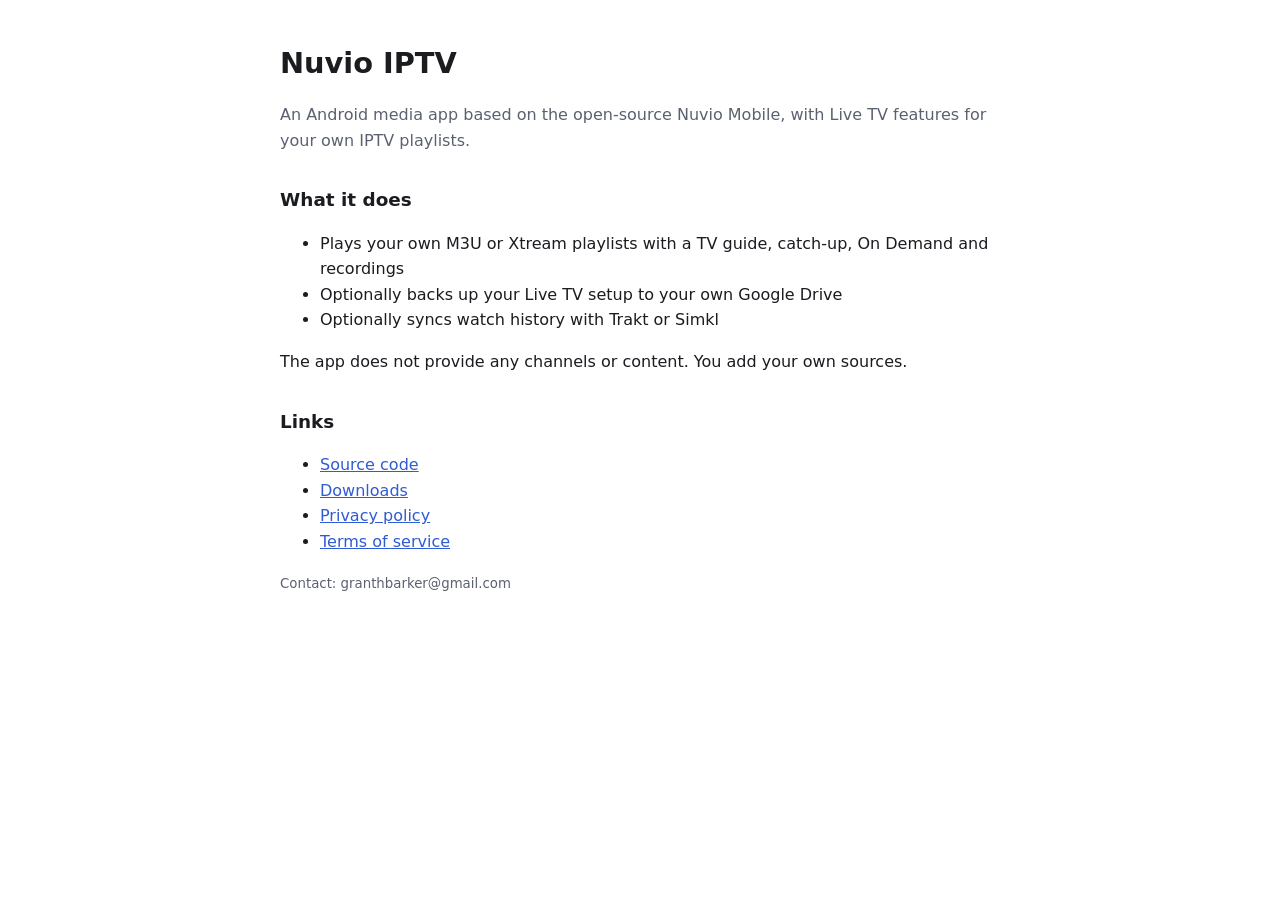
<file: index.html>
<!doctype html><html lang="en"><head><meta charset="utf-8"><meta name="viewport" content="width=device-width,initial-scale=1">
<meta name="google-site-verification" content="S4_drZ5NnFcqhcIsj6wDh1sCL9xsD_U0vOhpcU3zRYA" />
<title>Nuvio IPTV</title><link rel="stylesheet" href="style.css"></head><body><main>
<h1>Nuvio IPTV</h1>
<p class="muted">An Android media app based on the open-source Nuvio Mobile, with Live TV features for your own IPTV playlists.</p>
<h2>What it does</h2>
<ul>
<li>Plays your own M3U or Xtream playlists with a TV guide, catch-up, On Demand and recordings</li>
<li>Optionally backs up your Live TV setup to your own Google Drive</li>
<li>Optionally syncs watch history with Trakt or Simkl</li>
</ul>
<p>The app does not provide any channels or content. You add your own sources.</p>
<h2>Links</h2>
<ul>
<li><a href="https://github.com/ghbarker/NuvioMobile-IPTV">Source code</a></li>
<li><a href="https://github.com/ghbarker/NuvioMobile-IPTV/releases">Downloads</a></li>
<li><a href="privacy.html">Privacy policy</a></li>
<li><a href="terms.html">Terms of service</a></li>
</ul>
<p><small>Contact: granthbarker@gmail.com</small></p>
</main></body></html>
</file>
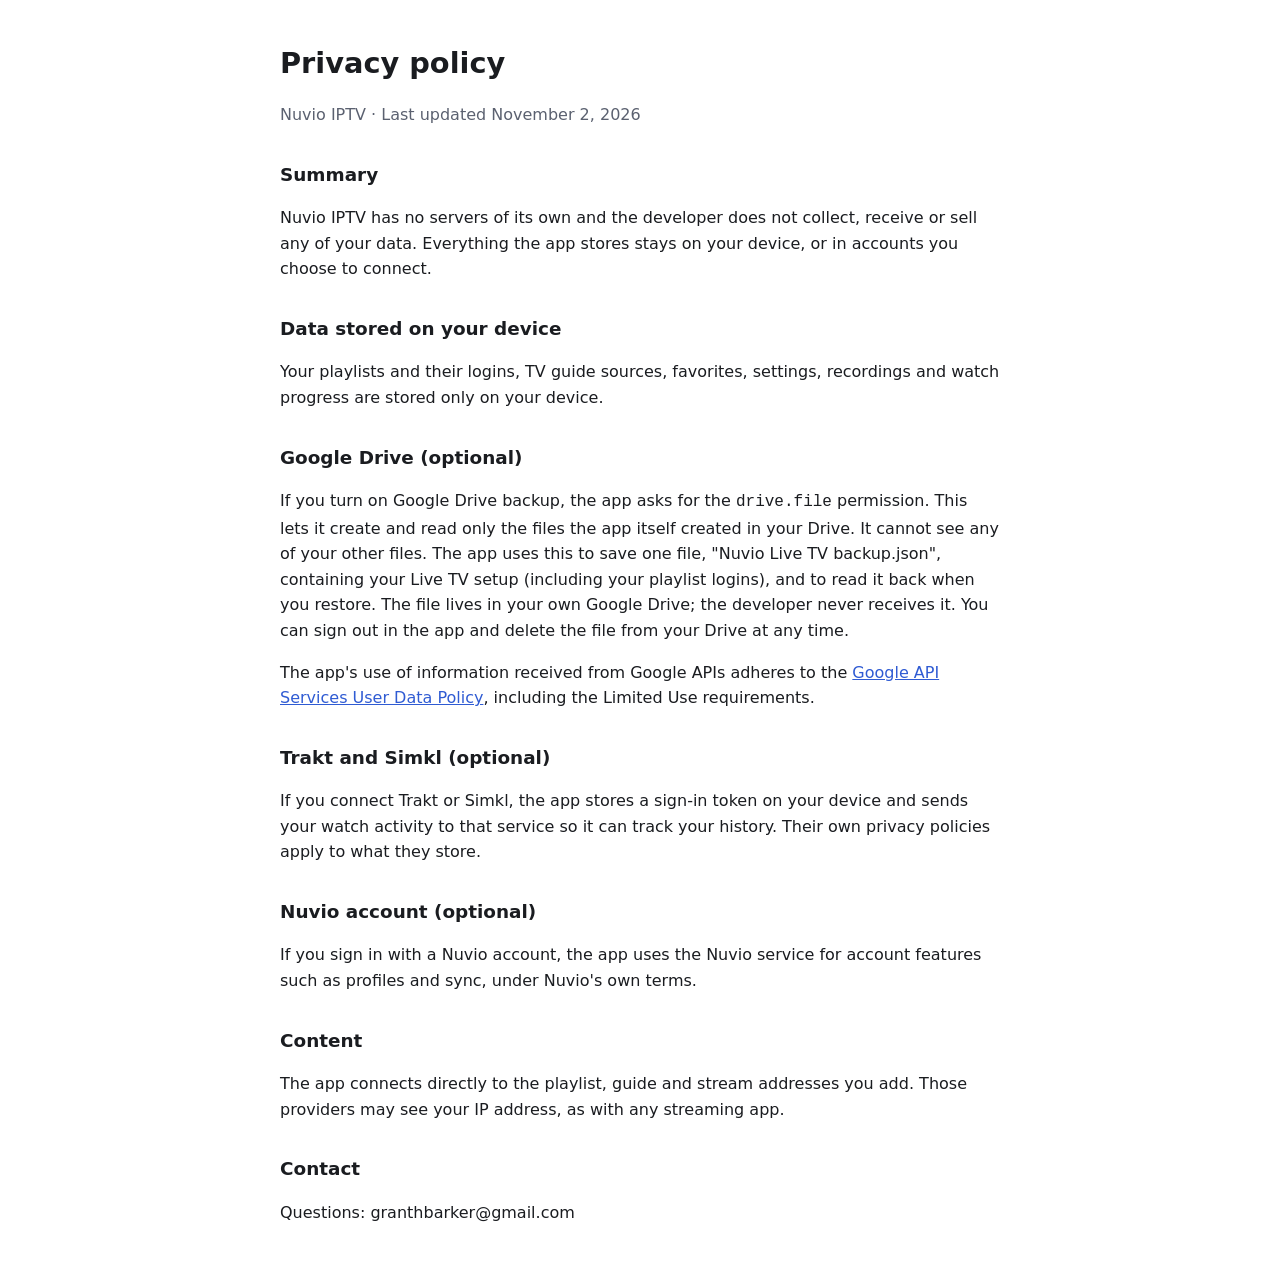
<file: privacy.html>
<!doctype html><html lang="en"><head><meta charset="utf-8"><meta name="viewport" content="width=device-width,initial-scale=1">
<title>Nuvio IPTV — Privacy policy</title><link rel="stylesheet" href="style.css"></head><body><main>
<h1>Privacy policy</h1>
<p class="muted">Nuvio IPTV · Last updated November 2, 2026</p>

<h2>Summary</h2>
<p>Nuvio IPTV has no servers of its own and the developer does not collect, receive or sell any of your data. Everything the app stores stays on your device, or in accounts you choose to connect.</p>

<h2>Data stored on your device</h2>
<p>Your playlists and their logins, TV guide sources, favorites, settings, recordings and watch progress are stored only on your device.</p>

<h2>Google Drive (optional)</h2>
<p>If you turn on Google Drive backup, the app asks for the <code>drive.file</code> permission. This lets it create and read only the files the app itself created in your Drive. It cannot see any of your other files. The app uses this to save one file, "Nuvio Live TV backup.json", containing your Live TV setup (including your playlist logins), and to read it back when you restore. The file lives in your own Google Drive; the developer never receives it. You can sign out in the app and delete the file from your Drive at any time.</p>
<p>The app's use of information received from Google APIs adheres to the <a href="https://developers.google.com/terms/api-services-user-data-policy">Google API Services User Data Policy</a>, including the Limited Use requirements.</p>

<h2>Trakt and Simkl (optional)</h2>
<p>If you connect Trakt or Simkl, the app stores a sign-in token on your device and sends your watch activity to that service so it can track your history. Their own privacy policies apply to what they store.</p>

<h2>Nuvio account (optional)</h2>
<p>If you sign in with a Nuvio account, the app uses the Nuvio service for account features such as profiles and sync, under Nuvio's own terms.</p>

<h2>Content</h2>
<p>The app connects directly to the playlist, guide and stream addresses you add. Those providers may see your IP address, as with any streaming app.</p>

<h2>Contact</h2>
<p>Questions: granthbarker@gmail.com</p>
</main></body></html>
</file>
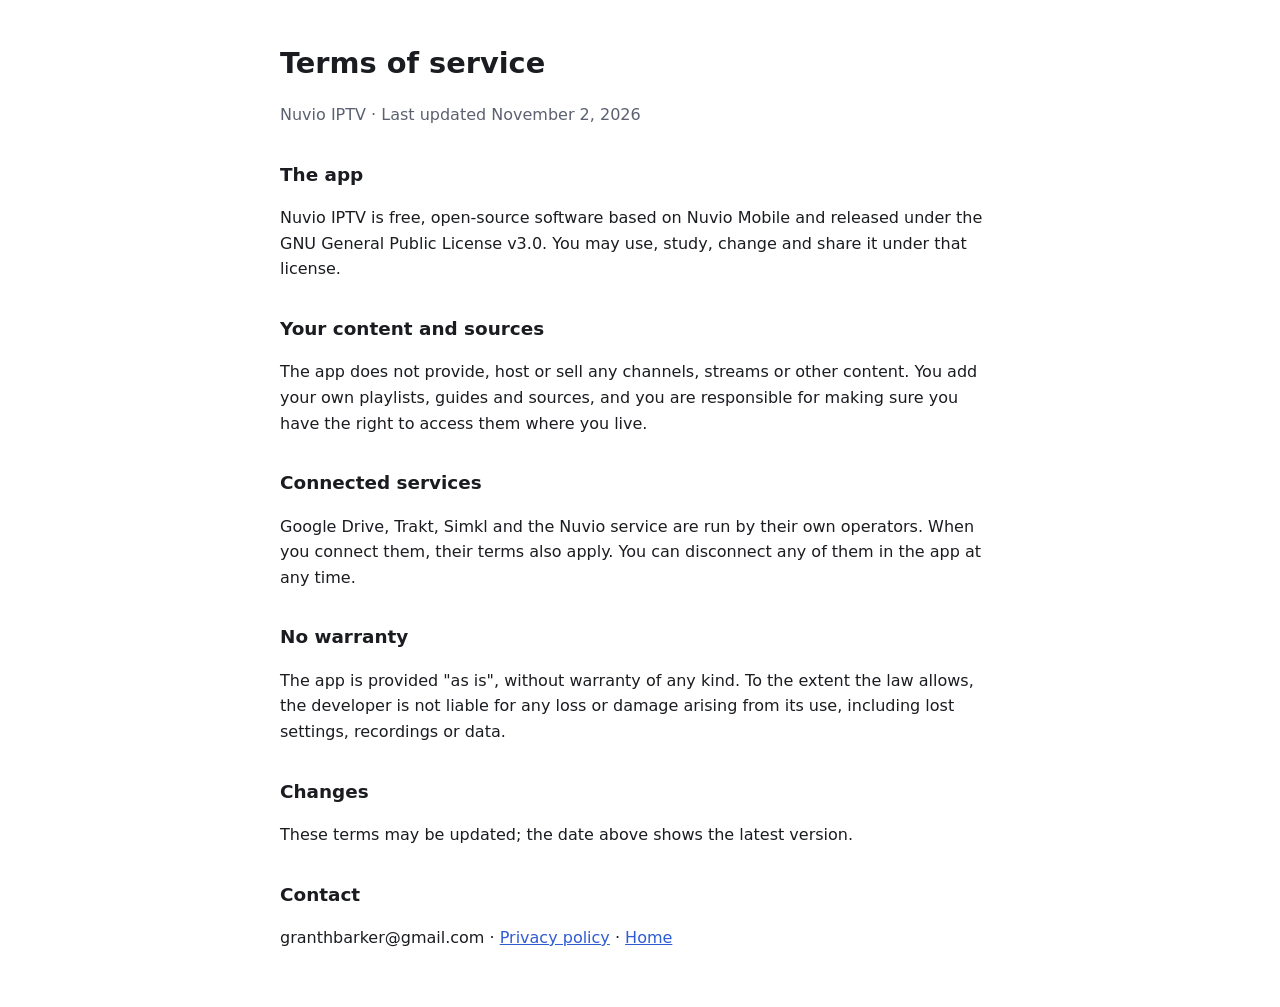
<file: terms.html>
<!doctype html><html lang="en"><head><meta charset="utf-8"><meta name="viewport" content="width=device-width,initial-scale=1">
<title>Nuvio IPTV — Terms of service</title><link rel="stylesheet" href="style.css"></head><body><main>
<h1>Terms of service</h1>
<p class="muted">Nuvio IPTV · Last updated November 2, 2026</p>

<h2>The app</h2>
<p>Nuvio IPTV is free, open-source software based on Nuvio Mobile and released under the GNU General Public License v3.0. You may use, study, change and share it under that license.</p>

<h2>Your content and sources</h2>
<p>The app does not provide, host or sell any channels, streams or other content. You add your own playlists, guides and sources, and you are responsible for making sure you have the right to access them where you live.</p>

<h2>Connected services</h2>
<p>Google Drive, Trakt, Simkl and the Nuvio service are run by their own operators. When you connect them, their terms also apply. You can disconnect any of them in the app at any time.</p>

<h2>No warranty</h2>
<p>The app is provided "as is", without warranty of any kind. To the extent the law allows, the developer is not liable for any loss or damage arising from its use, including lost settings, recordings or data.</p>

<h2>Changes</h2>
<p>These terms may be updated; the date above shows the latest version.</p>

<h2>Contact</h2>
<p>granthbarker@gmail.com · <a href="privacy.html">Privacy policy</a> · <a href="./">Home</a></p>
</main></body></html>
</file>
<file: style.css>
:root{--bg:#0f1115;--fg:#e8e8ea;--muted:#9aa0aa;--accent:#7aa2ff}
@media (prefers-color-scheme: light){:root{--bg:#fff;--fg:#1a1c20;--muted:#5b6170;--accent:#2f5bd3}}
body{margin:0;background:var(--bg);color:var(--fg);font:16px/1.6 system-ui,-apple-system,Segoe UI,Roboto,sans-serif}
main{max-width:720px;margin:0 auto;padding:40px 16px}
h1{font-size:1.8rem;margin:0 0 .25rem}h2{font-size:1.15rem;margin-top:2rem}
p,li{color:var(--fg)}small,.muted{color:var(--muted)}a{color:var(--accent)}
</file>
